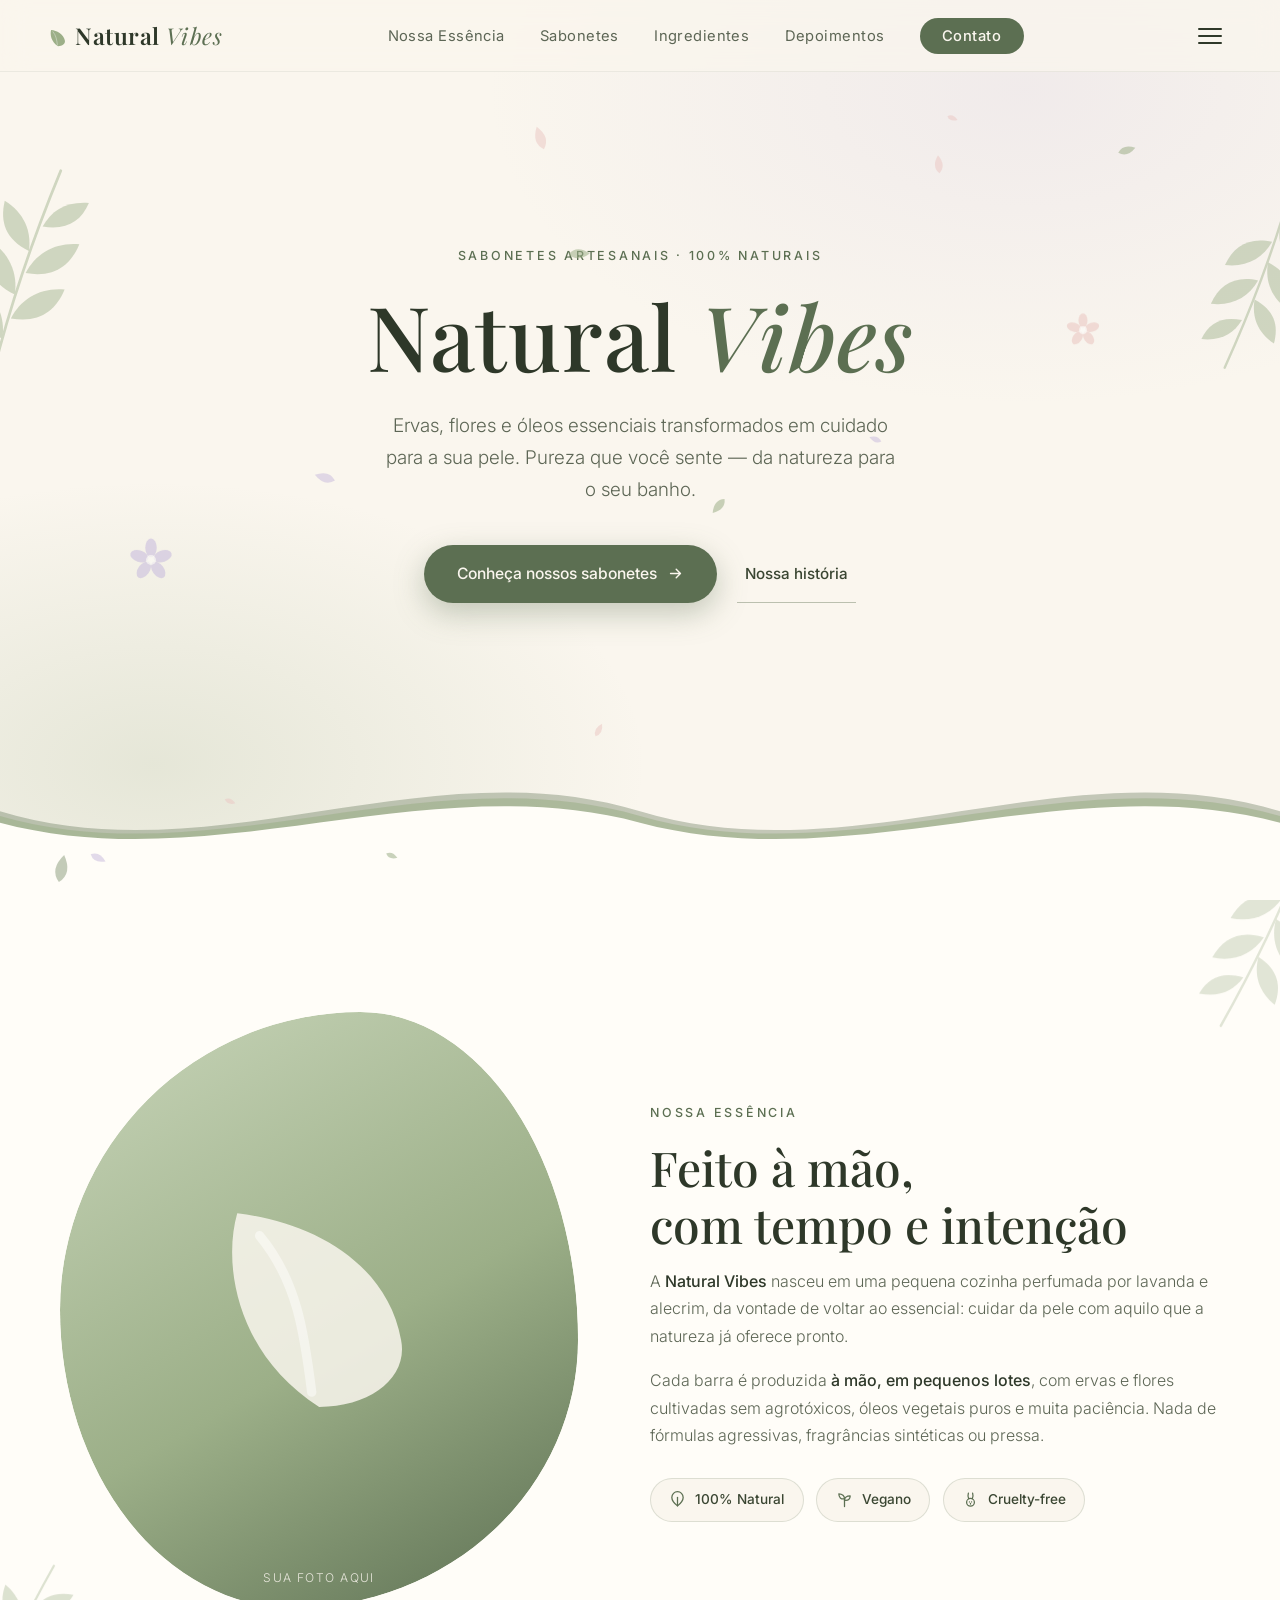
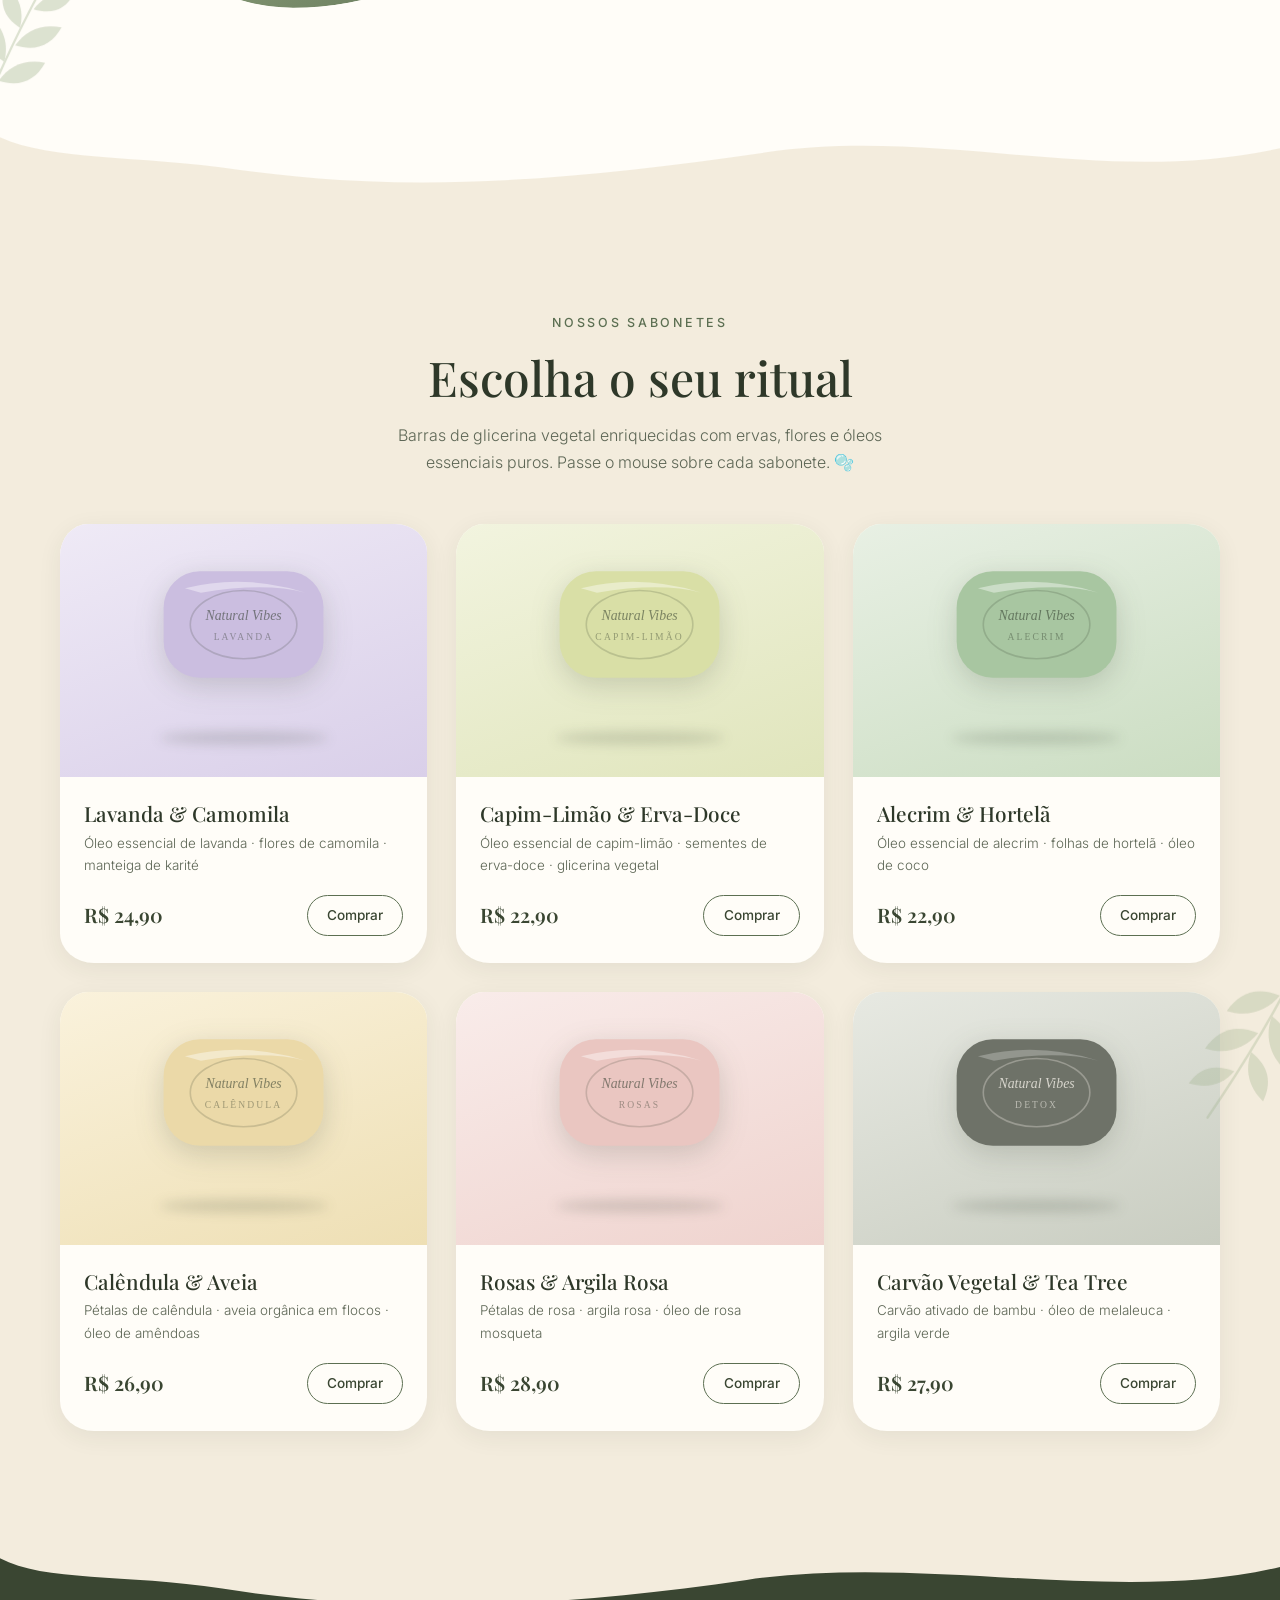
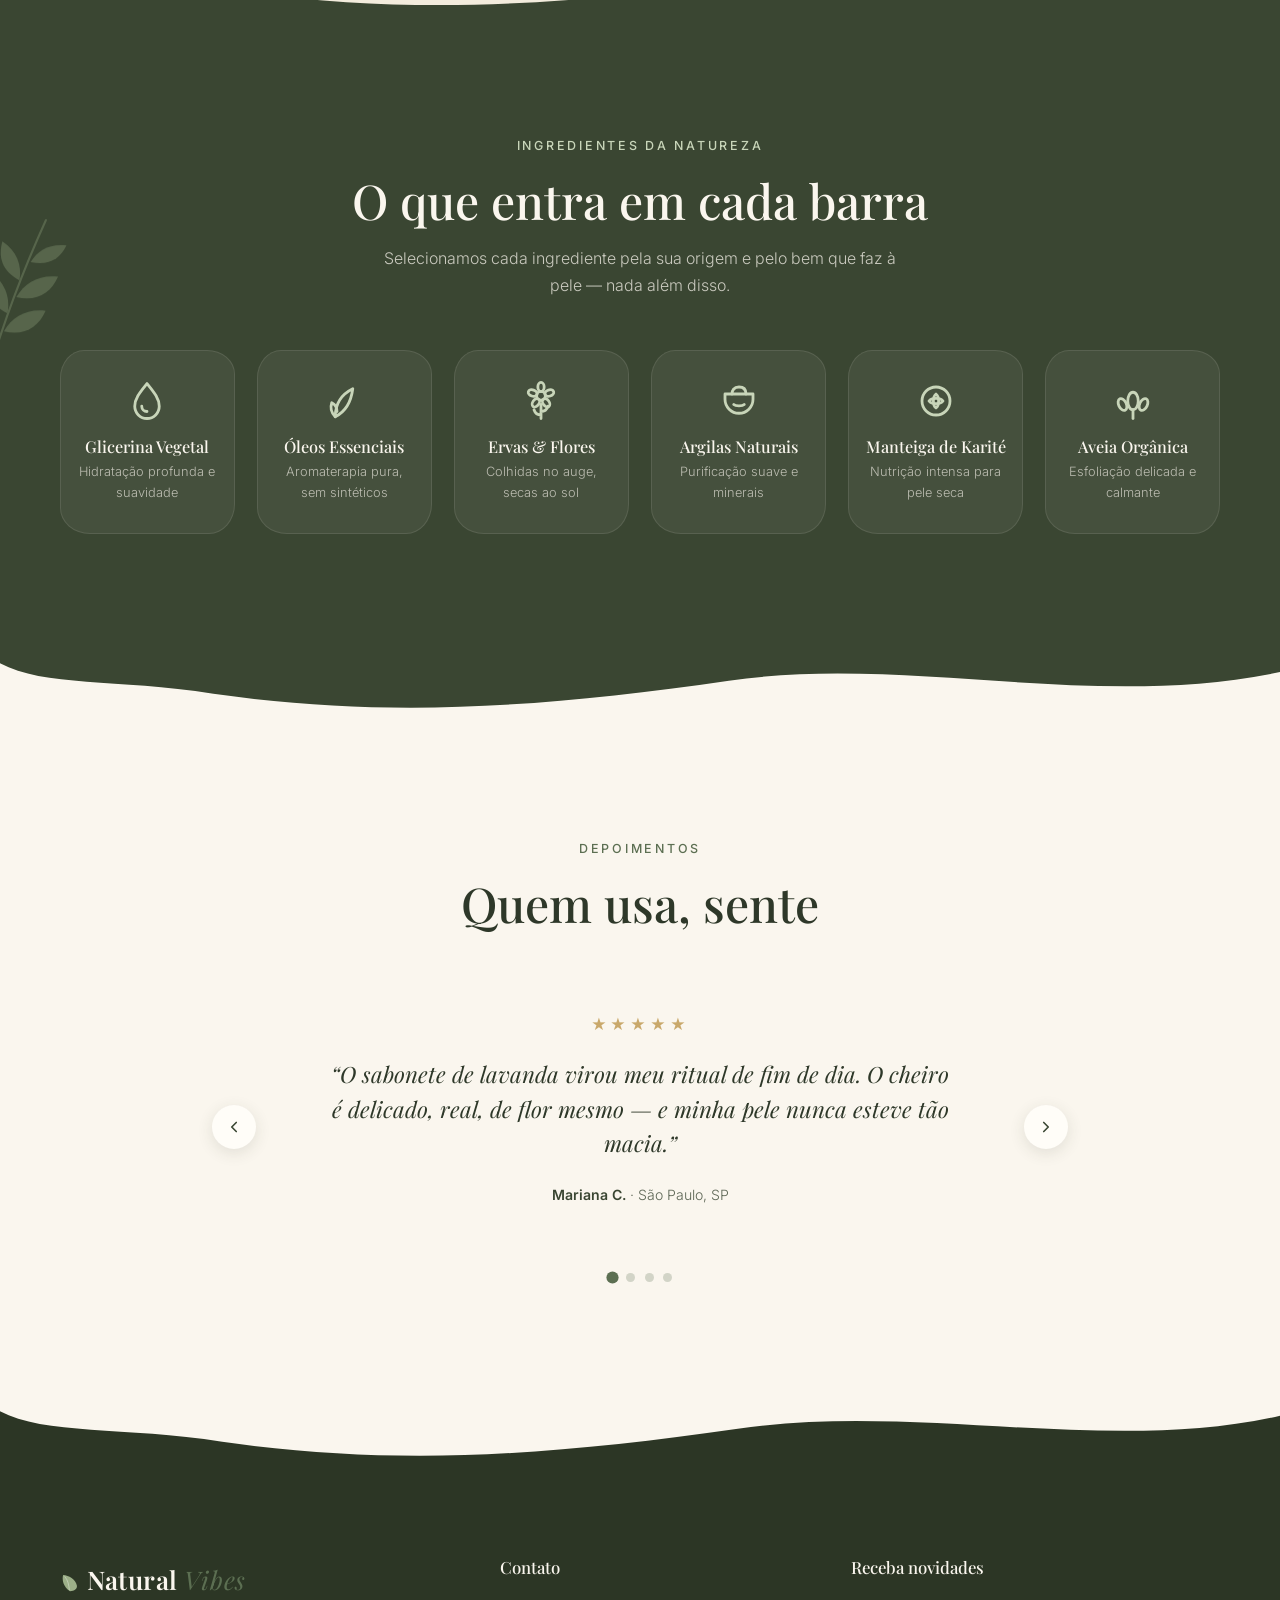
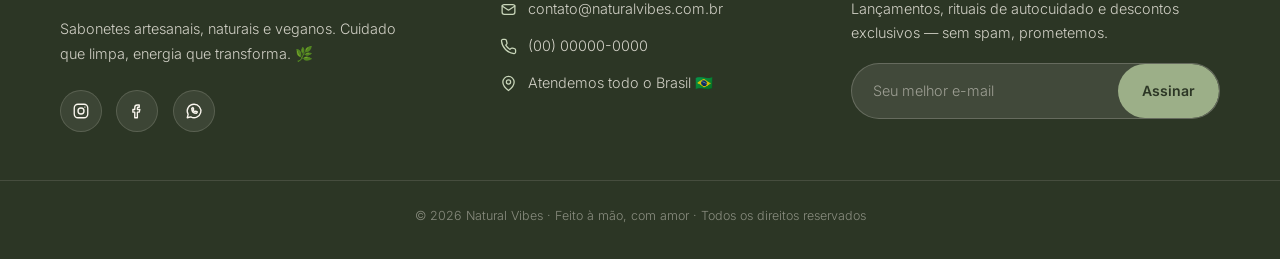
<file: index.html>
<!DOCTYPE html>
<html lang="pt-BR">
<head>
<meta charset="UTF-8">
<meta name="viewport" content="width=device-width, initial-scale=1.0">
<title>Natural Vibes — Sabonetes Artesanais 100% Naturais</title>
<meta name="description" content="Natural Vibes: sabonetes artesanais feitos com ervas, flores e óleos essenciais. 100% natural, vegano e cruelty-free.">

<!-- Tipografia: Playfair Display (títulos) + Inter (textos) -->
<link rel="preconnect" href="https://fonts.googleapis.com">
<link rel="preconnect" href="https://fonts.gstatic.com" crossorigin>
<link href="https://fonts.googleapis.com/css2?family=Playfair+Display:ital,wght@0,400;0,500;0,600;1,400;1,500&family=Inter:wght@300;400;500;600&display=swap" rel="stylesheet">

<style>
/* ═════════════════════════════════════════════════════════════
   NATURAL VIBES — folha de estilos
   Paleta: verde-sálvia, verde-musgo, bege, creme, lavanda, rosa
═════════════════════════════════════════════════════════════ */
:root{
  --creme:        #FAF6EE;
  --creme-claro:  #FFFDF8;
  --bege:         #F3ECDD;
  --salvia:       #9CAF88;
  --salvia-claro: #C8D5B9;
  --musgo:        #5C6F52;
  --musgo-escuro: #3A4632;
  --musgo-noite:  #2C3625;
  --tinta:        #2E3829;   /* cor principal de texto */
  --tinta-suave:  #5d6655;
  --lavanda:      #C5B8DC;
  --rosa:         #EBC9C4;
  --serif: 'Playfair Display', Georgia, serif;
  --sans:  'Inter', system-ui, -apple-system, sans-serif;
  /* raio "orgânico" reutilizado em imagens e cards */
  --blob: 58% 42% 55% 45% / 50% 55% 45% 50%;
  --header-h: 4.5rem;
}

*,*::before,*::after{ box-sizing:border-box; margin:0; padding:0 }

html{
  scroll-behavior:smooth;
  scroll-padding-top:calc(var(--header-h) + 1rem);
}

body{
  font-family:var(--sans);
  font-weight:300;
  color:var(--tinta);
  background:var(--creme);
  line-height:1.7;
  overflow-x:hidden;
  -webkit-font-smoothing:antialiased;
}

img,svg{ display:block; max-width:100% }
a{ color:inherit }
button{ font:inherit; cursor:pointer; border:none; background:none }

h1,h2,h3{ font-family:var(--serif); font-weight:500; line-height:1.18 }

.sr-only{
  position:absolute; width:1px; height:1px; overflow:hidden;
  clip:rect(0 0 0 0); white-space:nowrap;
}

/* Link "pular para o conteúdo" (acessibilidade) */
.skip-link{
  position:fixed; top:-100%; left:1rem; z-index:999;
  background:var(--musgo-escuro); color:var(--creme);
  padding:.6rem 1.2rem; border-radius:99px; transition:top .3s;
}
.skip-link:focus{ top:1rem }

/* ── Cursor personalizado (folha que segue o mouse) ─────────── */
#cursor{
  position:fixed; left:0; top:0; z-index:998;
  pointer-events:none; opacity:0;
  transition:opacity .4s;
  will-change:transform;
}
#cursor.on{ opacity:.85 }
#cursor svg{
  width:20px; height:20px;
  margin:-10px 0 0 -10px;          /* centraliza no ponteiro */
  color:var(--musgo);
  transition:transform .35s cubic-bezier(.34,1.56,.64,1);
}
#cursor.big svg{ transform:scale(1.9) rotate(-30deg); color:var(--salvia) }
@media (pointer:coarse){ #cursor{ display:none } }

/* ── Canvas das pétalas/folhas caindo ───────────────────────── */
#petals{
  position:fixed; inset:0; z-index:50;
  pointer-events:none;
}

/* ── Header fixo translúcido ────────────────────────────────── */
#header{
  position:fixed; top:0; left:0; right:0; z-index:100;
  height:var(--header-h);
  display:flex; align-items:center; justify-content:space-between;
  padding:0 clamp(1.25rem, 4vw, 3rem);
  background:rgba(250,246,238,.72);
  -webkit-backdrop-filter:blur(14px);
  backdrop-filter:blur(14px);
  border-bottom:1px solid rgba(46,56,41,.07);
  transition:box-shadow .4s;
}
#header.scrolled{ box-shadow:0 8px 30px rgba(46,56,41,.08) }

.logo{
  font-family:var(--serif); font-size:1.45rem; font-weight:600;
  text-decoration:none; letter-spacing:.02em;
}
.logo em{ font-style:italic; font-weight:400; color:var(--musgo) }
.logo svg{
  display:inline-block; vertical-align:-3px; margin-right:.45rem;
  width:20px; height:20px; color:var(--salvia);
}

.nav-links{ display:none; list-style:none; gap:2.2rem; align-items:center }
.nav-links a{
  text-decoration:none; font-size:.92rem; font-weight:400;
  color:var(--tinta-suave); letter-spacing:.03em;
  transition:color .3s;
}
.nav-links a:hover{ color:var(--musgo-escuro) }
.nav-links .nav-cta{
  background:var(--musgo); color:var(--creme);
  padding:.55rem 1.4rem; border-radius:99px; font-weight:500;
  transition:background .3s, transform .3s;
}
.nav-links .nav-cta:hover{ background:var(--musgo-escuro); color:var(--creme); transform:translateY(-2px) }

@media (min-width:820px){
  .nav-links{ display:flex }
  #burger{ display:none }
}

/* Hamburger */
#burger{
  display:flex; flex-direction:column; gap:5px;
  padding:.6rem; border-radius:12px;
}
#burger span{
  width:24px; height:2px; background:var(--tinta);
  border-radius:2px; transition:transform .35s, opacity .3s;
}
#burger.open span:nth-child(1){ transform:translateY(7px) rotate(45deg) }
#burger.open span:nth-child(2){ opacity:0 }
#burger.open span:nth-child(3){ transform:translateY(-7px) rotate(-45deg) }

/* Menu mobile em tela cheia */
#mnav{
  position:fixed; inset:0; z-index:90;
  display:flex; flex-direction:column; align-items:center; justify-content:center;
  gap:2.2rem;
  background:rgba(250,246,238,.96);
  -webkit-backdrop-filter:blur(18px);
  backdrop-filter:blur(18px);
  transform:translateX(102%);
  transition:transform .5s cubic-bezier(.65,0,.35,1);
}
#mnav.open{ transform:none }
#mnav a{
  font-family:var(--serif); font-size:1.7rem; text-decoration:none;
  color:var(--tinta);
}
#mnav .nav-cta{
  font-family:var(--sans); font-size:1rem; font-weight:500;
  background:var(--musgo); color:var(--creme);
  padding:.8rem 2rem; border-radius:99px;
}

/* ── Seções: base ───────────────────────────────────────────── */
section{ position:relative }
.wrap{
  width:min(1160px, 100% - 2.5rem);
  margin-inline:auto;
}
.sec-pad{ padding:clamp(4rem, 9vw, 7rem) 0 }

.eyebrow{
  display:inline-block;
  font-size:.78rem; font-weight:500; letter-spacing:.22em;
  text-transform:uppercase; color:var(--musgo);
  margin-bottom:1rem;
}
.sec-title{
  font-size:clamp(1.9rem, 4.4vw, 3rem);
  margin-bottom:1rem;
}
.sec-sub{
  max-width:34rem; color:var(--tinta-suave);
}
.center{ text-align:center }
.center .sec-sub{ margin-inline:auto }

/* Divisor de onda entre seções (transição orgânica) */
.divider{ line-height:0 }
.divider svg{
  width:100%; height:clamp(38px, 6vw, 76px);
  display:block;
}

/* ── Animações de entrada (scroll reveal) ───────────────────── */
.js .reveal{
  opacity:0; transform:translateY(30px);
  transition:opacity .85s ease, transform .85s cubic-bezier(.22,1,.36,1);
  transition-delay:var(--rd, 0s);
}
.js .reveal.in{ opacity:1; transform:none }

/* Revelação orgânica (clip-path ondulado) para imagens grandes */
.js .reveal-clip{
  opacity:0;
  clip-path:inset(12% 12% 12% 12% round 50% 45% 55% 48% / 48% 55% 45% 52%);
  transition:opacity .9s ease, clip-path 1.2s cubic-bezier(.22,1,.36,1);
}
.js .reveal-clip.in{
  opacity:1;
  clip-path:inset(0 0 0 0 round var(--blob));
}

/* Elementos decorativos com parallax */
.pl{
  position:absolute; pointer-events:none; z-index:1;
  will-change:transform;
}
.deco{ color:var(--salvia); opacity:.45 }

/* ═════════════════════════ HERO ═════════════════════════════ */
#hero{
  min-height:100svh;
  display:grid; place-items:center;
  text-align:center;
  padding:calc(var(--header-h) + 3rem) 1.25rem 11rem;
  background:
    radial-gradient(60% 50% at 80% 10%, rgba(197,184,220,.18), transparent 70%),
    radial-gradient(55% 45% at 12% 85%, rgba(156,175,136,.22), transparent 70%),
    var(--creme);
  overflow:hidden;
}
.hero-inner{ position:relative; z-index:5; max-width:46rem }
.hero-inner h1{
  font-size:clamp(3rem, 9.5vw, 5.6rem);
  font-weight:500; letter-spacing:.01em;
}
.hero-inner h1 em{ font-style:italic; color:var(--musgo) }
.hero-slogan{
  margin:1.4rem auto 2.4rem; max-width:32rem;
  font-size:clamp(1rem, 2.4vw, 1.18rem);
  color:var(--tinta-suave);
}

.btn{
  display:inline-flex; align-items:center; gap:.6rem;
  background:var(--musgo); color:var(--creme);
  font-weight:500; font-size:.98rem; text-decoration:none;
  padding:1rem 2.1rem; border-radius:99px;
  box-shadow:0 10px 30px rgba(92,111,82,.35);
  transition:transform .35s cubic-bezier(.34,1.56,.64,1), background .3s, box-shadow .35s;
}
.btn:hover{
  background:var(--musgo-escuro);
  transform:translateY(-4px);
  box-shadow:0 16px 38px rgba(92,111,82,.4);
}
.btn svg{ width:17px; height:17px; transition:transform .35s }
.btn:hover svg{ transform:translateX(4px) }

.btn-ghost{
  display:inline-flex; align-items:center;
  margin-left:1rem; padding:1rem .5rem;
  font-weight:500; font-size:.95rem;
  color:var(--musgo-escuro); text-decoration:none;
  border-bottom:1px solid rgba(92,111,82,.4);
  transition:border-color .3s;
}
.btn-ghost:hover{ border-color:var(--musgo-escuro) }

/* Ondas de água animadas no rodapé do hero */
.hero-waves{
  position:absolute; left:0; right:0; bottom:-2px;
  height:170px; overflow:hidden; z-index:4;
}
.wave{
  position:absolute; bottom:0; left:0;
  width:200%; max-width:none; height:100%;
  will-change:transform;
  animation:wave-move linear infinite;
}
.w3{ animation-duration:19s; opacity:.35; height:115% }
.w2{ animation-duration:13s; animation-delay:-4s; opacity:.55; height:108% }
.w1{ animation-duration:9s;  animation-delay:-2s; height:100% }
@keyframes wave-move{ to{ transform:translateX(-50%) } }

/* ═══════════════════ NOSSA ESSÊNCIA ═════════════════════════ */
#essencia{ background:var(--creme-claro) }
.ess-grid{
  display:grid; gap:3rem; align-items:center;
}
@media (min-width:880px){
  .ess-grid{ grid-template-columns:1fr 1.1fr; gap:4.5rem }
}

/* ✏️ SUBSTITUIR: troque o conteúdo de .ess-img por uma foto real, ex.:
   <img src="fotos/marca.jpg" alt="Sabonetes Natural Vibes sobre madeira"
        style="width:100%;height:100%;object-fit:cover">              */
.ess-img{
  position:relative; aspect-ratio:4/4.6;
  border-radius:var(--blob);
  background:linear-gradient(150deg, var(--salvia-claro), var(--salvia) 55%, var(--musgo));
  display:grid; place-items:center;
  overflow:hidden;
}
.ess-img svg{ width:46%; color:rgba(250,246,238,.85) }
.ess-img figcaption{
  position:absolute; bottom:1.2rem;
  font-size:.75rem; letter-spacing:.12em; text-transform:uppercase;
  color:rgba(250,246,238,.85);
}

.ess-text p{ margin-bottom:1.1rem; color:var(--tinta-suave) }
.ess-text strong{ font-weight:500; color:var(--tinta) }

.values{
  display:flex; flex-wrap:wrap; gap:.8rem; margin-top:1.8rem;
  list-style:none;
}
.values li{
  display:inline-flex; align-items:center; gap:.55rem;
  background:var(--creme);
  border:1px solid rgba(92,111,82,.18);
  padding:.6rem 1.15rem; border-radius:99px;
  font-size:.85rem; font-weight:500; color:var(--musgo-escuro);
}
.values svg{ width:17px; height:17px; color:var(--musgo) }

/* ═══════════════════ PRODUTOS ═══════════════════════════════ */
#produtos{ background:var(--bege) }

.prod-grid{
  display:grid; gap:1.8rem; margin-top:3rem;
  grid-template-columns:1fr;
}
@media (min-width:620px){ .prod-grid{ grid-template-columns:repeat(2,1fr) } }
@media (min-width:980px){ .prod-grid{ grid-template-columns:repeat(3,1fr) } }

.product-card{
  background:var(--creme-claro);
  border-radius:28px 32px 30px 34px / 32px 28px 34px 30px;  /* cantos orgânicos */
  overflow:hidden;
  box-shadow:0 6px 24px rgba(46,56,41,.07);
  transition:transform .45s cubic-bezier(.22,1,.36,1), box-shadow .45s;
}
.product-card:hover{
  transform:translateY(-8px);
  box-shadow:0 22px 48px rgba(46,56,41,.14);
}

.product-img{
  position:relative; aspect-ratio:16/11;
  display:grid; place-items:center;
  background:linear-gradient(160deg, var(--bg1), var(--bg2));
  overflow:hidden;
}

/* Sabonete (placeholder SVG) — flutua no hover */
.soap{
  width:58%; position:relative; z-index:2;
  filter:drop-shadow(0 8px 14px rgba(46,56,41,.18));
  transition:transform .55s cubic-bezier(.34,1.56,.64,1);
}
.product-card:hover .soap,
.product-card:focus-within .soap{
  animation:soap-float 2.8s ease-in-out infinite;
}
@keyframes soap-float{
  0%,100%{ transform:translateY(-10px) rotate(-2deg) }
  50%    { transform:translateY(-20px) rotate(2deg) }
}

/* sombra elíptica sob o sabonete */
.soap-shadow{
  position:absolute; bottom:13%; left:50%; z-index:1;
  width:46%; height:12px; border-radius:50%;
  background:rgba(46,56,41,.18); filter:blur(6px);
  transform:translateX(-50%);
  transition:transform .55s, opacity .55s;
}
.product-card:hover .soap-shadow{
  transform:translateX(-50%) scaleX(.78); opacity:.55;
}

/* Bolhas de sabão que sobem no hover */
.bubbles span{
  position:absolute; bottom:20%; z-index:3;
  width:var(--bs,12px); height:var(--bs,12px);
  border-radius:50%; opacity:0; pointer-events:none;
  background:radial-gradient(circle at 32% 30%, rgba(255,255,255,.95), rgba(255,255,255,.18) 62%, rgba(255,255,255,0));
  border:1px solid rgba(255,255,255,.6);
}
.bubbles span:nth-child(1){ left:20%; --bs:10px; --bd:2.2s; --bx:14px;  --bdel:0s   }
.bubbles span:nth-child(2){ left:34%; --bs:15px; --bd:2.7s; --bx:-12px; --bdel:.5s  }
.bubbles span:nth-child(3){ left:50%; --bs:8px;  --bd:2.1s; --bx:10px;  --bdel:.9s  }
.bubbles span:nth-child(4){ left:64%; --bs:13px; --bd:2.5s; --bx:-15px; --bdel:.25s }
.bubbles span:nth-child(5){ left:78%; --bs:9px;  --bd:2.3s; --bx:12px;  --bdel:.7s  }
.bubbles span:nth-child(6){ left:44%; --bs:18px; --bd:3s;   --bx:18px;  --bdel:1.2s }
.product-card:hover .bubbles span,
.product-card:focus-within .bubbles span{
  animation:bubble-rise var(--bd,2.4s) linear var(--bdel,0s) infinite;
}
@keyframes bubble-rise{
  0%  { transform:translate(0,0) scale(.4); opacity:0 }
  12% { opacity:.95 }
  75% { opacity:.8 }
  100%{ transform:translate(var(--bx,10px),-130px) scale(1.15); opacity:0 }
}

.product-info{ padding:1.5rem 1.5rem 1.7rem }
.product-info h3{ font-size:1.3rem; margin-bottom:.4rem }
.product-ing{
  font-size:.84rem; color:var(--tinta-suave);
  min-height:2.6em; margin-bottom:1.1rem;
}
.product-bottom{
  display:flex; align-items:center; justify-content:space-between;
}
.price{
  font-family:var(--serif); font-size:1.25rem; font-weight:600;
  color:var(--musgo-escuro);
}
.btn-mini{
  font-size:.85rem; font-weight:500; text-decoration:none;
  background:transparent; color:var(--musgo-escuro);
  border:1.5px solid var(--musgo);
  padding:.5rem 1.2rem; border-radius:99px;
  transition:background .3s, color .3s, transform .3s;
}
.btn-mini:hover{
  background:var(--musgo); color:var(--creme);
  transform:translateY(-2px);
}

/* ═══════════════ INGREDIENTES DA NATUREZA ═══════════════════ */
#ingredientes{ background:var(--musgo-escuro); color:var(--creme) }
#ingredientes .eyebrow{ color:var(--salvia-claro) }
#ingredientes .sec-sub{ color:rgba(250,246,238,.75) }

.ing-grid{
  display:grid; gap:1.4rem; margin-top:3.2rem;
  grid-template-columns:repeat(2,1fr);
}
@media (min-width:700px) { .ing-grid{ grid-template-columns:repeat(3,1fr) } }
@media (min-width:1080px){ .ing-grid{ grid-template-columns:repeat(6,1fr) } }

.ing-item{
  text-align:center; padding:1.8rem 1rem;
  background:rgba(250,246,238,.06);
  border:1px solid rgba(250,246,238,.1);
  border-radius:24px 28px 26px 30px / 28px 24px 30px 26px;
  transition:background .4s, transform .4s;
}
.ing-item:hover{ background:rgba(250,246,238,.12); transform:translateY(-6px) }
.ing-item svg{
  width:42px; height:42px; margin:0 auto .9rem;
  color:var(--salvia-claro);
}
.ing-item h3{ font-size:1.02rem; margin-bottom:.3rem }
.ing-item p{ font-size:.8rem; color:rgba(250,246,238,.65) }

/* ═══════════════════ DEPOIMENTOS ════════════════════════════ */
#depoimentos{ background:var(--creme) }

.carousel{
  position:relative; max-width:46rem; margin:2.5rem auto 0;
}
.car-viewport{ overflow:hidden; border-radius:24px }
.car-track{
  display:flex;
  transition:transform .65s cubic-bezier(.22,1,.36,1);
}
.testimonial{
  flex:0 0 100%; min-width:100%;
  text-align:center; padding:2.5rem clamp(1.2rem,5vw,3.5rem);
}
.stars{ color:#C9A86A; letter-spacing:.25em; margin-bottom:1.2rem; font-size:.95rem }
.testimonial blockquote{
  font-family:var(--serif); font-style:italic;
  font-size:clamp(1.1rem, 2.6vw, 1.4rem); line-height:1.55;
  color:var(--tinta);
}
.testimonial figcaption{
  margin-top:1.4rem; font-size:.88rem; color:var(--tinta-suave);
}
.testimonial figcaption strong{ font-weight:600; color:var(--musgo-escuro) }

.car-btn{
  position:absolute; top:50%; transform:translateY(-50%); z-index:5;
  width:44px; height:44px; border-radius:50%;
  display:grid; place-items:center;
  background:var(--creme-claro); color:var(--musgo-escuro);
  box-shadow:0 4px 16px rgba(46,56,41,.12);
  transition:background .3s, transform .3s;
}
.car-btn:hover{ background:var(--salvia-claro); transform:translateY(-50%) scale(1.08) }
.car-btn svg{ width:18px; height:18px }
.car-prev{ left:-8px }
.car-next{ right:-8px }
@media (min-width:900px){ .car-prev{ left:-60px } .car-next{ right:-60px } }

.car-dots{
  display:flex; justify-content:center; gap:.6rem; margin-top:1.6rem;
}
.car-dots button{
  width:9px; height:9px; border-radius:50%;
  background:rgba(92,111,82,.25);
  transition:background .3s, transform .3s;
}
.car-dots button.on{ background:var(--musgo); transform:scale(1.35) }

/* ═══════════════════ FOOTER ═════════════════════════════════ */
footer{ background:var(--musgo-noite); color:rgba(250,246,238,.8) }
.foot-grid{
  display:grid; gap:2.6rem;
  padding:clamp(3.5rem,7vw,5.5rem) 0 3rem;
}
@media (min-width:820px){
  .foot-grid{ grid-template-columns:1.3fr 1fr 1.2fr; gap:3.5rem }
}
.foot-brand .logo{ color:var(--creme); font-size:1.6rem }
.foot-brand p{ margin:1rem 0 1.5rem; font-size:.9rem; max-width:21rem }

.social{ display:flex; gap:.9rem; list-style:none }
.social a{
  display:grid; place-items:center;
  width:42px; height:42px; border-radius:50%;
  background:rgba(250,246,238,.08);
  border:1px solid rgba(250,246,238,.15);
  transition:background .3s, transform .3s;
}
.social a:hover{ background:var(--musgo); transform:translateY(-3px) }
.social svg{ width:18px; height:18px; color:var(--creme) }

footer h3{
  font-size:1.05rem; color:var(--creme); margin-bottom:1.2rem;
}
.foot-contact li{
  list-style:none; display:flex; gap:.7rem; align-items:flex-start;
  font-size:.9rem; margin-bottom:.8rem;
}
.foot-contact svg{ width:17px; height:17px; flex-shrink:0; margin-top:4px; color:var(--salvia-claro) }
.foot-contact a{ color:inherit; text-decoration:none }
.foot-contact a:hover{ color:var(--creme) }

.news-box p{ font-size:.9rem; margin-bottom:1.1rem }
.news-form{
  display:flex; border-radius:99px; overflow:hidden;
  background:rgba(250,246,238,.1);
  border:1px solid rgba(250,246,238,.2);
}
.news-form input{
  flex:1; min-width:0; border:none; background:transparent;
  padding:.9rem 1.3rem; color:var(--creme);
  font:inherit; font-size:.9rem; outline:none;
}
.news-form input::placeholder{ color:rgba(250,246,238,.5) }
.news-form button{
  background:var(--salvia); color:var(--musgo-noite);
  font-weight:600; font-size:.88rem;
  padding:0 1.5rem; border-radius:99px;
  transition:background .3s;
}
.news-form button:hover{ background:var(--salvia-claro) }
.news-ok{ color:var(--salvia-claro); font-size:.95rem }

.foot-bottom{
  border-top:1px solid rgba(250,246,238,.12);
  padding:1.5rem 0 2rem; text-align:center;
  font-size:.78rem; color:rgba(250,246,238,.45);
}

/* ── Acessibilidade: respeita prefers-reduced-motion ────────── */
@media (prefers-reduced-motion: reduce){
  *,*::before,*::after{
    animation-duration:.01ms !important;
    animation-iteration-count:1 !important;
    transition-duration:.01ms !important;
  }
  html{ scroll-behavior:auto }
  .js .reveal,.js .reveal-clip{ opacity:1; transform:none; clip-path:none }
  #petals,#cursor{ display:none }
}
</style>
</head>
<body>

<a class="skip-link" href="#hero">Pular para o conteúdo</a>

<!-- ═══ Símbolos SVG reutilizáveis (folhas, galhos, ícones) ═══ -->
<svg width="0" height="0" style="position:absolute" aria-hidden="true">
  <defs>
    <!-- folha simples -->
    <symbol id="sym-leaf" viewBox="0 0 64 64">
      <path d="M32 58 C10 44 6 20 10 6 C28 8 50 18 54 40 C56 50 46 58 32 58 Z" fill="currentColor"/>
      <path d="M30 54 C28 38 26 24 16 12" stroke="rgba(255,255,255,.45)" stroke-width="2.5" fill="none" stroke-linecap="round"/>
    </symbol>
    <!-- galho com folhas (decoração parallax) -->
    <symbol id="sym-branch" viewBox="0 0 120 240">
      <path d="M62 238 C58 180 56 110 64 6" fill="none" stroke="currentColor" stroke-width="3" stroke-linecap="round"/>
      <path d="M60 200 C30 196 16 178 14 152 C40 158 56 176 60 200 Z" fill="currentColor"/>
      <path d="M58 150 C28 146 14 128 12 102 C38 108 54 126 58 150 Z" fill="currentColor"/>
      <path d="M58 100 C30 96 18 80 16 56 C40 62 54 78 58 100 Z" fill="currentColor"/>
      <path d="M62 176 C92 172 106 154 108 128 C82 134 66 152 62 176 Z" fill="currentColor"/>
      <path d="M62 124 C92 120 106 102 108 76 C82 82 66 100 62 124 Z" fill="currentColor"/>
      <path d="M64 70 C90 66 102 52 104 30 C80 36 68 50 64 70 Z" fill="currentColor"/>
    </symbol>
    <!-- flor de 5 pétalas -->
    <symbol id="sym-flower" viewBox="0 0 64 64">
      <g fill="currentColor">
        <ellipse cx="32" cy="15" rx="8" ry="13"/>
        <ellipse cx="32" cy="15" rx="8" ry="13" transform="rotate(72 32 32)"/>
        <ellipse cx="32" cy="15" rx="8" ry="13" transform="rotate(144 32 32)"/>
        <ellipse cx="32" cy="15" rx="8" ry="13" transform="rotate(216 32 32)"/>
        <ellipse cx="32" cy="15" rx="8" ry="13" transform="rotate(288 32 32)"/>
      </g>
      <circle cx="32" cy="32" r="7" fill="rgba(255,255,255,.7)"/>
    </symbol>
  </defs>
</svg>

<!-- Cursor personalizado (folha) -->
<div id="cursor" aria-hidden="true">
  <svg viewBox="0 0 64 64"><use href="#sym-leaf"/></svg>
</div>

<!-- Canvas: folhas e pétalas caindo -->
<canvas id="petals" aria-hidden="true"></canvas>

<!-- ═══════════════════ HEADER ═══════════════════ -->
<header id="header">
  <a class="logo" href="#hero" aria-label="Natural Vibes — início">
    <svg viewBox="0 0 64 64" aria-hidden="true"><use href="#sym-leaf"/></svg>Natural <em>Vibes</em>
  </a>
  <nav aria-label="Navegação principal">
    <ul class="nav-links">
      <li><a href="#essencia">Nossa Essência</a></li>
      <li><a href="#produtos">Sabonetes</a></li>
      <li><a href="#ingredientes">Ingredientes</a></li>
      <li><a href="#depoimentos">Depoimentos</a></li>
      <li><a href="#contato" class="nav-cta">Contato</a></li>
    </ul>
  </nav>
  <button id="burger" aria-label="Abrir menu" aria-expanded="false" aria-controls="mnav">
    <span></span><span></span><span></span>
  </button>
</header>

<!-- Menu mobile -->
<nav id="mnav" aria-label="Menu mobile">
  <a href="#essencia">Nossa Essência</a>
  <a href="#produtos">Sabonetes</a>
  <a href="#ingredientes">Ingredientes</a>
  <a href="#depoimentos">Depoimentos</a>
  <a href="#contato" class="nav-cta">Contato</a>
</nav>

<main>

<!-- ═══════════════════ HERO ═══════════════════ -->
<section id="hero">

  <!-- decorações vegetais com parallax -->
  <div class="pl" data-speed="0.22" style="top:12%; left:-30px">
    <svg class="deco" width="110" height="220" style="transform:rotate(18deg)"><use href="#sym-branch"/></svg>
  </div>
  <div class="pl" data-speed="0.14" style="top:18%; right:-26px">
    <svg class="deco" width="95" height="190" style="transform:rotate(-160deg)"><use href="#sym-branch"/></svg>
  </div>
  <div class="pl" data-speed="0.3" style="bottom:30%; left:10%">
    <svg class="deco" width="46" height="46" style="color:#C5B8DC; opacity:.55"><use href="#sym-flower"/></svg>
  </div>
  <div class="pl" data-speed="0.26" style="top:30%; right:14%">
    <svg class="deco" width="36" height="36" style="color:#EBC9C4; opacity:.6"><use href="#sym-flower"/></svg>
  </div>

  <div class="hero-inner">
    <span class="eyebrow reveal">Sabonetes artesanais · 100% naturais</span>
    <!-- ✏️ SUBSTITUIR: nome e slogan da marca -->
    <h1 class="reveal" style="--rd:.1s">Natural <em>Vibes</em></h1>
    <p class="hero-slogan reveal" style="--rd:.22s">
      Ervas, flores e óleos essenciais transformados em cuidado para a sua pele.
      Pureza que você sente — da natureza para o seu banho.
    </p>
    <div class="reveal" style="--rd:.34s">
      <a class="btn" href="#produtos">
        Conheça nossos sabonetes
        <svg viewBox="0 0 24 24" fill="none" stroke="currentColor" stroke-width="2" stroke-linecap="round" stroke-linejoin="round" aria-hidden="true"><path d="M5 12h14M13 6l6 6-6 6"/></svg>
      </a>
      <a class="btn-ghost" href="#essencia">Nossa história</a>
    </div>
  </div>

  <!-- Ondas de água em movimento contínuo -->
  <div class="hero-waves" aria-hidden="true">
    <svg class="wave w3" viewBox="0 0 2880 120" preserveAspectRatio="none">
      <path fill="#5C6F52" d="M0,64 C240,104 480,24 720,64 C960,104 1200,24 1440,64 C1680,104 1920,24 2160,64 C2400,104 2640,24 2880,64 L2880,120 L0,120 Z"/>
    </svg>
    <svg class="wave w2" viewBox="0 0 2880 120" preserveAspectRatio="none">
      <path fill="#9CAF88" d="M0,64 C240,104 480,24 720,64 C960,104 1200,24 1440,64 C1680,104 1920,24 2160,64 C2400,104 2640,24 2880,64 L2880,120 L0,120 Z"/>
    </svg>
    <svg class="wave w1" viewBox="0 0 2880 120" preserveAspectRatio="none">
      <path fill="#FFFDF8" d="M0,64 C240,104 480,24 720,64 C960,104 1200,24 1440,64 C1680,104 1920,24 2160,64 C2400,104 2640,24 2880,64 L2880,120 L0,120 Z"/>
    </svg>
  </div>
</section>

<!-- ═══════════════════ NOSSA ESSÊNCIA ═══════════════════ -->
<section id="essencia" class="sec-pad">
  <div class="pl" data-speed="0.18" style="top:6%; right:-34px">
    <svg class="deco" width="100" height="200" style="transform:rotate(-155deg); opacity:.3"><use href="#sym-branch"/></svg>
  </div>

  <div class="wrap ess-grid">
    <figure class="ess-img reveal-clip">
      <!-- ✏️ SUBSTITUIR: coloque aqui a foto da marca / produção artesanal -->
      <svg viewBox="0 0 64 64" aria-hidden="true"><use href="#sym-leaf"/></svg>
      <figcaption>sua foto aqui</figcaption>
    </figure>

    <div class="ess-text">
      <span class="eyebrow reveal">Nossa Essência</span>
      <h2 class="sec-title reveal" style="--rd:.08s">Feito à mão,<br>com tempo e intenção</h2>
      <!-- ✏️ SUBSTITUIR: história real da marca -->
      <p class="reveal" style="--rd:.16s">
        A <strong>Natural Vibes</strong> nasceu em uma pequena cozinha perfumada por lavanda e
        alecrim, da vontade de voltar ao essencial: cuidar da pele com aquilo que a natureza
        já oferece pronto.
      </p>
      <p class="reveal" style="--rd:.24s">
        Cada barra é produzida <strong>à mão, em pequenos lotes</strong>, com ervas e flores
        cultivadas sem agrotóxicos, óleos vegetais puros e muita paciência. Nada de fórmulas
        agressivas, fragrâncias sintéticas ou pressa.
      </p>
      <ul class="values reveal" style="--rd:.32s">
        <li>
          <svg viewBox="0 0 24 24" fill="none" stroke="currentColor" stroke-width="1.8" stroke-linecap="round" stroke-linejoin="round" aria-hidden="true"><path d="M12 21C7 17 4 13 4 9a8 8 0 0 1 16 0c0 4-3 8-8 12Z"/><path d="M12 21V9"/></svg>
          100% Natural
        </li>
        <li>
          <svg viewBox="0 0 24 24" fill="none" stroke="currentColor" stroke-width="1.8" stroke-linecap="round" stroke-linejoin="round" aria-hidden="true"><path d="M12 22V11"/><path d="M12 11C12 7 9 4 4 4c0 5 3 8 8 7Z"/><path d="M12 13c0-3 2.5-6 8-6 0 4-2.5 7-8 6Z"/></svg>
          Vegano
        </li>
        <li>
          <svg viewBox="0 0 24 24" fill="none" stroke="currentColor" stroke-width="1.8" stroke-linecap="round" stroke-linejoin="round" aria-hidden="true"><path d="M9 3C8 6.5 8.2 9 9.5 11"/><path d="M15 3c1 3.5.8 6-.5 8"/><circle cx="12" cy="16" r="5.5"/><path d="M10.5 15.5h.01M13.5 15.5h.01"/><path d="M12 17.5v1"/></svg>
          Cruelty-free
        </li>
      </ul>
    </div>
  </div>
</section>

<!-- ═══════════════════ PRODUTOS ═══════════════════ -->
<div class="divider" style="color:#FFFDF8; background:var(--bege)" aria-hidden="true">
  <svg viewBox="0 0 1440 70" preserveAspectRatio="none"><path fill="currentColor" d="M0,0 L1440,0 L1440,26 C1240,62 1060,6 860,30 C640,56 460,68 270,46 C150,32 60,38 0,16 Z"/></svg>
</div>

<section id="produtos" class="sec-pad">
  <div class="pl" data-speed="0.2" style="top:4%; left:-30px">
    <svg class="deco" width="90" height="180" style="transform:rotate(25deg); opacity:.35"><use href="#sym-branch"/></svg>
  </div>
  <div class="pl" data-speed="0.12" style="bottom:8%; right:-28px">
    <svg class="deco" width="100" height="200" style="transform:rotate(-150deg); opacity:.3"><use href="#sym-branch"/></svg>
  </div>

  <div class="wrap">
    <div class="center">
      <span class="eyebrow reveal">Nossos Sabonetes</span>
      <h2 class="sec-title reveal" style="--rd:.08s">Escolha o seu ritual</h2>
      <p class="sec-sub reveal" style="--rd:.16s">
        Barras de glicerina vegetal enriquecidas com ervas, flores e óleos essenciais puros.
        Passe o mouse sobre cada sabonete. 🫧
      </p>
    </div>

    <div class="prod-grid">

      <!-- ═══ CARD DE PRODUTO — duplique este bloco para adicionar produtos ═══
           ✏️ SUBSTITUIR: dentro de .product-img, troque o SVG + sombra por:
           <img src="fotos/sabonete-lavanda.jpg" alt="Sabonete Lavanda e Camomila"
                style="width:100%;height:100%;object-fit:cover">                  -->
      <article class="product-card reveal" style="--bg1:#EFEAF6; --bg2:#D9CFE9">
        <div class="product-img">
          <svg class="soap" viewBox="0 0 200 140" aria-hidden="true">
            <rect x="25" y="20" rx="34" ry="34" width="150" height="100" fill="#CBBEE0"/>
            <path d="M45 36 Q100 22 158 40 Q120 30 60 40 Z" fill="rgba(255,255,255,.4)"/>
            <ellipse cx="100" cy="70" rx="50" ry="32" fill="none" stroke="rgba(46,56,41,.18)" stroke-width="1.5"/>
            <text x="100" y="66" text-anchor="middle" font-family="Georgia,serif" font-size="13" fill="rgba(46,56,41,.55)" font-style="italic">Natural Vibes</text>
            <text x="100" y="84" text-anchor="middle" font-family="Georgia,serif" font-size="9" fill="rgba(46,56,41,.4)" letter-spacing="2">LAVANDA</text>
          </svg>
          <div class="soap-shadow"></div>
          <div class="bubbles" aria-hidden="true"><span></span><span></span><span></span><span></span><span></span><span></span></div>
        </div>
        <div class="product-info">
          <h3>Lavanda &amp; Camomila</h3>
          <p class="product-ing">Óleo essencial de lavanda · flores de camomila · manteiga de karité</p>
          <div class="product-bottom">
            <span class="price">R$ 24,90</span>
            <a class="btn-mini" href="#contato">Comprar</a>
          </div>
        </div>
      </article>

      <article class="product-card reveal" style="--rd:.1s; --bg1:#F2F4DF; --bg2:#E0E5BC">
        <div class="product-img">
          <svg class="soap" viewBox="0 0 200 140" aria-hidden="true">
            <rect x="25" y="20" rx="34" ry="34" width="150" height="100" fill="#D9DFA6"/>
            <path d="M45 36 Q100 22 158 40 Q120 30 60 40 Z" fill="rgba(255,255,255,.4)"/>
            <ellipse cx="100" cy="70" rx="50" ry="32" fill="none" stroke="rgba(46,56,41,.18)" stroke-width="1.5"/>
            <text x="100" y="66" text-anchor="middle" font-family="Georgia,serif" font-size="13" fill="rgba(46,56,41,.55)" font-style="italic">Natural Vibes</text>
            <text x="100" y="84" text-anchor="middle" font-family="Georgia,serif" font-size="9" fill="rgba(46,56,41,.4)" letter-spacing="2">CAPIM-LIMÃO</text>
          </svg>
          <div class="soap-shadow"></div>
          <div class="bubbles" aria-hidden="true"><span></span><span></span><span></span><span></span><span></span><span></span></div>
        </div>
        <div class="product-info">
          <h3>Capim-Limão &amp; Erva-Doce</h3>
          <p class="product-ing">Óleo essencial de capim-limão · sementes de erva-doce · glicerina vegetal</p>
          <div class="product-bottom">
            <span class="price">R$ 22,90</span>
            <a class="btn-mini" href="#contato">Comprar</a>
          </div>
        </div>
      </article>

      <article class="product-card reveal" style="--rd:.2s; --bg1:#E8F0E4; --bg2:#CBDDC2">
        <div class="product-img">
          <svg class="soap" viewBox="0 0 200 140" aria-hidden="true">
            <rect x="25" y="20" rx="34" ry="34" width="150" height="100" fill="#A8C6A1"/>
            <path d="M45 36 Q100 22 158 40 Q120 30 60 40 Z" fill="rgba(255,255,255,.4)"/>
            <ellipse cx="100" cy="70" rx="50" ry="32" fill="none" stroke="rgba(46,56,41,.18)" stroke-width="1.5"/>
            <text x="100" y="66" text-anchor="middle" font-family="Georgia,serif" font-size="13" fill="rgba(46,56,41,.55)" font-style="italic">Natural Vibes</text>
            <text x="100" y="84" text-anchor="middle" font-family="Georgia,serif" font-size="9" fill="rgba(46,56,41,.4)" letter-spacing="2">ALECRIM</text>
          </svg>
          <div class="soap-shadow"></div>
          <div class="bubbles" aria-hidden="true"><span></span><span></span><span></span><span></span><span></span><span></span></div>
        </div>
        <div class="product-info">
          <h3>Alecrim &amp; Hortelã</h3>
          <p class="product-ing">Óleo essencial de alecrim · folhas de hortelã · óleo de coco</p>
          <div class="product-bottom">
            <span class="price">R$ 22,90</span>
            <a class="btn-mini" href="#contato">Comprar</a>
          </div>
        </div>
      </article>

      <article class="product-card reveal" style="--bg1:#FAF2DC; --bg2:#EEDFB4">
        <div class="product-img">
          <svg class="soap" viewBox="0 0 200 140" aria-hidden="true">
            <rect x="25" y="20" rx="34" ry="34" width="150" height="100" fill="#EBD9A8"/>
            <path d="M45 36 Q100 22 158 40 Q120 30 60 40 Z" fill="rgba(255,255,255,.4)"/>
            <ellipse cx="100" cy="70" rx="50" ry="32" fill="none" stroke="rgba(46,56,41,.18)" stroke-width="1.5"/>
            <text x="100" y="66" text-anchor="middle" font-family="Georgia,serif" font-size="13" fill="rgba(46,56,41,.55)" font-style="italic">Natural Vibes</text>
            <text x="100" y="84" text-anchor="middle" font-family="Georgia,serif" font-size="9" fill="rgba(46,56,41,.4)" letter-spacing="2">CALÊNDULA</text>
          </svg>
          <div class="soap-shadow"></div>
          <div class="bubbles" aria-hidden="true"><span></span><span></span><span></span><span></span><span></span><span></span></div>
        </div>
        <div class="product-info">
          <h3>Calêndula &amp; Aveia</h3>
          <p class="product-ing">Pétalas de calêndula · aveia orgânica em flocos · óleo de amêndoas</p>
          <div class="product-bottom">
            <span class="price">R$ 26,90</span>
            <a class="btn-mini" href="#contato">Comprar</a>
          </div>
        </div>
      </article>

      <article class="product-card reveal" style="--rd:.1s; --bg1:#F9ECEA; --bg2:#EFD3CE">
        <div class="product-img">
          <svg class="soap" viewBox="0 0 200 140" aria-hidden="true">
            <rect x="25" y="20" rx="34" ry="34" width="150" height="100" fill="#EAC6C1"/>
            <path d="M45 36 Q100 22 158 40 Q120 30 60 40 Z" fill="rgba(255,255,255,.4)"/>
            <ellipse cx="100" cy="70" rx="50" ry="32" fill="none" stroke="rgba(46,56,41,.18)" stroke-width="1.5"/>
            <text x="100" y="66" text-anchor="middle" font-family="Georgia,serif" font-size="13" fill="rgba(46,56,41,.55)" font-style="italic">Natural Vibes</text>
            <text x="100" y="84" text-anchor="middle" font-family="Georgia,serif" font-size="9" fill="rgba(46,56,41,.4)" letter-spacing="2">ROSAS</text>
          </svg>
          <div class="soap-shadow"></div>
          <div class="bubbles" aria-hidden="true"><span></span><span></span><span></span><span></span><span></span><span></span></div>
        </div>
        <div class="product-info">
          <h3>Rosas &amp; Argila Rosa</h3>
          <p class="product-ing">Pétalas de rosa · argila rosa · óleo de rosa mosqueta</p>
          <div class="product-bottom">
            <span class="price">R$ 28,90</span>
            <a class="btn-mini" href="#contato">Comprar</a>
          </div>
        </div>
      </article>

      <article class="product-card reveal" style="--rd:.2s; --bg1:#E7E9E2; --bg2:#C9CDC1">
        <div class="product-img">
          <svg class="soap" viewBox="0 0 200 140" aria-hidden="true">
            <rect x="25" y="20" rx="34" ry="34" width="150" height="100" fill="#6E7268"/>
            <path d="M45 36 Q100 22 158 40 Q120 30 60 40 Z" fill="rgba(255,255,255,.25)"/>
            <ellipse cx="100" cy="70" rx="50" ry="32" fill="none" stroke="rgba(250,246,238,.3)" stroke-width="1.5"/>
            <text x="100" y="66" text-anchor="middle" font-family="Georgia,serif" font-size="13" fill="rgba(250,246,238,.75)" font-style="italic">Natural Vibes</text>
            <text x="100" y="84" text-anchor="middle" font-family="Georgia,serif" font-size="9" fill="rgba(250,246,238,.55)" letter-spacing="2">DETOX</text>
          </svg>
          <div class="soap-shadow"></div>
          <div class="bubbles" aria-hidden="true"><span></span><span></span><span></span><span></span><span></span><span></span></div>
        </div>
        <div class="product-info">
          <h3>Carvão Vegetal &amp; Tea Tree</h3>
          <p class="product-ing">Carvão ativado de bambu · óleo de melaleuca · argila verde</p>
          <div class="product-bottom">
            <span class="price">R$ 27,90</span>
            <a class="btn-mini" href="#contato">Comprar</a>
          </div>
        </div>
      </article>

    </div>
  </div>
</section>

<!-- ═══════════════ INGREDIENTES DA NATUREZA ═══════════════ -->
<div class="divider" style="color:#F3ECDD; background:var(--musgo-escuro)" aria-hidden="true">
  <svg viewBox="0 0 1440 70" preserveAspectRatio="none"><path fill="currentColor" d="M0,0 L1440,0 L1440,22 C1260,58 1040,10 840,34 C620,60 440,66 250,42 C140,28 50,36 0,14 Z"/></svg>
</div>

<section id="ingredientes" class="sec-pad">
  <div class="wrap">
    <div class="center">
      <span class="eyebrow reveal">Ingredientes da Natureza</span>
      <h2 class="sec-title reveal" style="--rd:.08s">O que entra em cada barra</h2>
      <p class="sec-sub reveal" style="--rd:.16s">
        Selecionamos cada ingrediente pela sua origem e pelo bem que faz à pele — nada além disso.
      </p>
    </div>

    <div class="ing-grid">
      <!-- ✏️ SUBSTITUIR: ajuste nomes/descrições conforme seus ingredientes reais -->
      <div class="ing-item reveal">
        <svg viewBox="0 0 24 24" fill="none" stroke="currentColor" stroke-width="1.6" stroke-linecap="round" stroke-linejoin="round" aria-hidden="true"><path d="M12 2c4 5 7 8.5 7 13a7 7 0 1 1-14 0c0-4.5 3-8 7-13Z"/><path d="M9 15a3 3 0 0 0 3 3"/></svg>
        <h3>Glicerina Vegetal</h3>
        <p>Hidratação profunda e suavidade</p>
      </div>
      <div class="ing-item reveal" style="--rd:.08s">
        <svg viewBox="0 0 24 24" fill="none" stroke="currentColor" stroke-width="1.6" stroke-linecap="round" stroke-linejoin="round" aria-hidden="true"><path d="M7 21c0-6 2-12 10-16-1 8-4 13-10 16Z"/><path d="M7 21c-2-2-3-5-2-8 2 1 3 3 3 5"/></svg>
        <h3>Óleos Essenciais</h3>
        <p>Aromaterapia pura, sem sintéticos</p>
      </div>
      <div class="ing-item reveal" style="--rd:.16s">
        <svg viewBox="0 0 24 24" fill="none" stroke="currentColor" stroke-width="1.6" stroke-linecap="round" stroke-linejoin="round" aria-hidden="true"><circle cx="12" cy="9" r="2.5"/><ellipse cx="12" cy="4" rx="1.8" ry="2.6"/><ellipse cx="12" cy="4" rx="1.8" ry="2.6" transform="rotate(72 12 9)"/><ellipse cx="12" cy="4" rx="1.8" ry="2.6" transform="rotate(144 12 9)"/><ellipse cx="12" cy="4" rx="1.8" ry="2.6" transform="rotate(216 12 9)"/><ellipse cx="12" cy="4" rx="1.8" ry="2.6" transform="rotate(288 12 9)"/><path d="M12 14v8M12 18c2 0 3.5-1.5 4-3M12 20c-2 0-3.5-1.5-4-3"/></svg>
        <h3>Ervas &amp; Flores</h3>
        <p>Colhidas no auge, secas ao sol</p>
      </div>
      <div class="ing-item reveal" style="--rd:.24s">
        <svg viewBox="0 0 24 24" fill="none" stroke="currentColor" stroke-width="1.6" stroke-linecap="round" stroke-linejoin="round" aria-hidden="true"><path d="M4 8h16v3a8 8 0 0 1-16 0Z"/><path d="M8 8c0-2 1-4 4-4s4 2 4 4"/><path d="M9 14c1 1 5 1 6 0"/></svg>
        <h3>Argilas Naturais</h3>
        <p>Purificação suave e minerais</p>
      </div>
      <div class="ing-item reveal" style="--rd:.32s">
        <svg viewBox="0 0 24 24" fill="none" stroke="currentColor" stroke-width="1.6" stroke-linecap="round" stroke-linejoin="round" aria-hidden="true"><circle cx="12" cy="12" r="8"/><path d="M12 8c2 1.5 2 6.5 0 8-2-1.5-2-6.5 0-8Z"/><path d="M8 12c1.5-2 6.5-2 8 0-1.5 2-6.5 2-8 0Z"/></svg>
        <h3>Manteiga de Karité</h3>
        <p>Nutrição intensa para pele seca</p>
      </div>
      <div class="ing-item reveal" style="--rd:.4s">
        <svg viewBox="0 0 24 24" fill="none" stroke="currentColor" stroke-width="1.6" stroke-linecap="round" stroke-linejoin="round" aria-hidden="true"><ellipse cx="12" cy="12" rx="3" ry="5"/><ellipse cx="6" cy="14" rx="2.2" ry="3.6" transform="rotate(-25 6 14)"/><ellipse cx="18" cy="14" rx="2.2" ry="3.6" transform="rotate(25 18 14)"/><path d="M12 17v5"/></svg>
        <h3>Aveia Orgânica</h3>
        <p>Esfoliação delicada e calmante</p>
      </div>
    </div>
  </div>
</section>

<!-- ═══════════════════ DEPOIMENTOS ═══════════════════ -->
<div class="divider" style="color:#3A4632; background:var(--creme)" aria-hidden="true">
  <svg viewBox="0 0 1440 70" preserveAspectRatio="none"><path fill="currentColor" d="M0,0 L1440,0 L1440,24 C1230,60 1020,8 820,32 C600,58 430,66 240,44 C130,30 50,38 0,16 Z"/></svg>
</div>

<section id="depoimentos" class="sec-pad">
  <div class="pl" data-speed="0.16" style="top:10%; left:-26px">
    <svg class="deco" width="84" height="170" style="transform:rotate(20deg); opacity:.3"><use href="#sym-branch"/></svg>
  </div>

  <div class="wrap">
    <div class="center">
      <span class="eyebrow reveal">Depoimentos</span>
      <h2 class="sec-title reveal" style="--rd:.08s">Quem usa, sente</h2>
    </div>

    <div class="carousel reveal" id="carousel" style="--rd:.16s">
      <button class="car-btn car-prev" aria-label="Depoimento anterior">
        <svg viewBox="0 0 24 24" fill="none" stroke="currentColor" stroke-width="2.2" stroke-linecap="round" stroke-linejoin="round"><path d="M15 18l-6-6 6-6"/></svg>
      </button>

      <div class="car-viewport">
        <div class="car-track" id="carTrack">
          <!-- ✏️ SUBSTITUIR: depoimentos reais de clientes -->
          <figure class="testimonial">
            <div class="stars" aria-hidden="true">★★★★★</div><span class="sr-only">5 estrelas.</span>
            <blockquote>“O sabonete de lavanda virou meu ritual de fim de dia. O cheiro é delicado, real, de flor mesmo — e minha pele nunca esteve tão macia.”</blockquote>
            <figcaption><strong>Mariana C.</strong> · São Paulo, SP</figcaption>
          </figure>
          <figure class="testimonial">
            <div class="stars" aria-hidden="true">★★★★★</div><span class="sr-only">5 estrelas.</span>
            <blockquote>“Tenho pele sensível e sempre sofri com sabonetes comuns. O de calêndula e aveia foi o primeiro que não me causou nenhuma irritação.”</blockquote>
            <figcaption><strong>Renata F.</strong> · Belo Horizonte, MG</figcaption>
          </figure>
          <figure class="testimonial">
            <div class="stars" aria-hidden="true">★★★★★</div><span class="sr-only">5 estrelas.</span>
            <blockquote>“Comprei de presente e acabei ficando com metade pra mim. A embalagem, o aroma, a textura… dá pra sentir que é feito com carinho.”</blockquote>
            <figcaption><strong>Juliana M.</strong> · Curitiba, PR</figcaption>
          </figure>
          <figure class="testimonial">
            <div class="stars" aria-hidden="true">★★★★★</div><span class="sr-only">5 estrelas.</span>
            <blockquote>“O detox de carvão com tea tree controlou a oleosidade da minha pele em duas semanas. Não troco por nada industrializado.”</blockquote>
            <figcaption><strong>Pedro A.</strong> · Florianópolis, SC</figcaption>
          </figure>
        </div>
      </div>

      <button class="car-btn car-next" aria-label="Próximo depoimento">
        <svg viewBox="0 0 24 24" fill="none" stroke="currentColor" stroke-width="2.2" stroke-linecap="round" stroke-linejoin="round"><path d="M9 6l6 6-6 6"/></svg>
      </button>

      <div class="car-dots" id="carDots" role="tablist" aria-label="Escolher depoimento"></div>
    </div>
  </div>
</section>

</main>

<!-- ═══════════════════ FOOTER ═══════════════════ -->
<div class="divider" style="color:#FAF6EE; background:var(--musgo-noite)" aria-hidden="true">
  <svg viewBox="0 0 1440 70" preserveAspectRatio="none"><path fill="currentColor" d="M0,0 L1440,0 L1440,20 C1250,56 1030,8 830,32 C610,58 440,66 250,44 C140,30 50,38 0,16 Z"/></svg>
</div>

<footer id="contato">
  <div class="wrap foot-grid">

    <div class="foot-brand">
      <a class="logo" href="#hero">
        <svg viewBox="0 0 64 64" aria-hidden="true"><use href="#sym-leaf"/></svg>Natural <em>Vibes</em>
      </a>
      <p>Sabonetes artesanais, naturais e veganos. Cuidado que limpa, energia que transforma. 🌿</p>
      <ul class="social">
        <!-- ✏️ SUBSTITUIR: links reais das redes sociais -->
        <li><a href="https://instagram.com/" target="_blank" rel="noopener" aria-label="Instagram">
          <svg viewBox="0 0 24 24" fill="none" stroke="currentColor" stroke-width="1.8" stroke-linecap="round" stroke-linejoin="round"><rect x="3" y="3" width="18" height="18" rx="5"/><circle cx="12" cy="12" r="4"/><circle cx="17.2" cy="6.8" r=".9" fill="currentColor" stroke="none"/></svg>
        </a></li>
        <li><a href="https://facebook.com/" target="_blank" rel="noopener" aria-label="Facebook">
          <svg viewBox="0 0 24 24" fill="none" stroke="currentColor" stroke-width="1.8" stroke-linecap="round" stroke-linejoin="round"><path d="M15 4h-2.5A3.5 3.5 0 0 0 9 7.5V10H6.5v3.5H9V21h3.5v-7.5H15l.8-3.5h-3.3V8a1 1 0 0 1 1-1H15Z"/></svg>
        </a></li>
        <li><a href="https://wa.me/5500000000000" target="_blank" rel="noopener" aria-label="WhatsApp">
          <svg viewBox="0 0 24 24" fill="none" stroke="currentColor" stroke-width="1.8" stroke-linecap="round" stroke-linejoin="round"><path d="M12 3a9 9 0 0 0-7.8 13.5L3 21l4.7-1.2A9 9 0 1 0 12 3Z"/><path d="M9 8.5c0 4 2.5 6.5 6.5 6.5l1-1.8-2.2-1-1 .8c-1.2-.6-1.9-1.3-2.5-2.5l.8-1-1-2.2Z"/></svg>
        </a></li>
      </ul>
    </div>

    <div>
      <h3>Contato</h3>
      <ul class="foot-contact">
        <!-- ✏️ SUBSTITUIR: dados reais de contato -->
        <li>
          <svg viewBox="0 0 24 24" fill="none" stroke="currentColor" stroke-width="1.8" stroke-linecap="round" stroke-linejoin="round"><rect x="3" y="5" width="18" height="14" rx="3"/><path d="m3 7 9 6 9-6"/></svg>
          <a href="mailto:contato@naturalvibes.com.br">contato@naturalvibes.com.br</a>
        </li>
        <li>
          <svg viewBox="0 0 24 24" fill="none" stroke="currentColor" stroke-width="1.8" stroke-linecap="round" stroke-linejoin="round"><path d="M22 16.9v3a2 2 0 0 1-2.2 2A19.8 19.8 0 0 1 2.1 4.2 2 2 0 0 1 4.1 2h3a2 2 0 0 1 2 1.7c.1 1 .4 2 .7 2.9a2 2 0 0 1-.5 2.1L8.1 10a16 16 0 0 0 6 6l1.3-1.2a2 2 0 0 1 2.1-.5c.9.3 1.9.6 2.9.7a2 2 0 0 1 1.6 1.9Z"/></svg>
          <a href="tel:+5500000000000">(00) 00000-0000</a>
        </li>
        <li>
          <svg viewBox="0 0 24 24" fill="none" stroke="currentColor" stroke-width="1.8" stroke-linecap="round" stroke-linejoin="round"><path d="M20 10c0 6-8 12-8 12s-8-6-8-12a8 8 0 0 1 16 0Z"/><circle cx="12" cy="10" r="3"/></svg>
          <span>Atendemos todo o Brasil 🇧🇷</span>
        </li>
      </ul>
    </div>

    <div class="news-box">
      <h3>Receba novidades</h3>
      <p>Lançamentos, rituais de autocuidado e descontos exclusivos — sem spam, prometemos.</p>
      <form class="news-form" id="newsForm">
        <label class="sr-only" for="newsEmail">Seu e-mail</label>
        <input id="newsEmail" type="email" placeholder="Seu melhor e-mail" required>
        <button type="submit">Assinar</button>
      </form>
    </div>

  </div>

  <div class="foot-bottom">
    <div class="wrap">© 2026 Natural Vibes · Feito à mão, com amor · Todos os direitos reservados</div>
  </div>
</footer>

<script>
/* ═════════════════════════════════════════════════════════════
   NATURAL VIBES — interações e animações
   Tudo respeita prefers-reduced-motion.
═════════════════════════════════════════════════════════════ */
(function(){
  'use strict';
  document.documentElement.classList.add('js');
  var reduced = window.matchMedia('(prefers-reduced-motion: reduce)').matches;

  /* ── Header: sombra ao rolar ─────────────────────────────── */
  var header = document.getElementById('header');
  function headerScroll(){ header.classList.toggle('scrolled', window.scrollY > 24); }
  window.addEventListener('scroll', headerScroll, { passive:true });
  headerScroll();

  /* ── Menu mobile ─────────────────────────────────────────── */
  var burger = document.getElementById('burger');
  var mnav   = document.getElementById('mnav');
  function setMenu(open){
    mnav.classList.toggle('open', open);
    burger.classList.toggle('open', open);
    burger.setAttribute('aria-expanded', open);
    burger.setAttribute('aria-label', open ? 'Fechar menu' : 'Abrir menu');
    document.body.style.overflow = open ? 'hidden' : '';
  }
  burger.addEventListener('click', function(){ setMenu(!mnav.classList.contains('open')); });
  mnav.querySelectorAll('a').forEach(function(a){
    a.addEventListener('click', function(){ setMenu(false); });
  });

  /* ── Animações de entrada (IntersectionObserver) ─────────── */
  var io = new IntersectionObserver(function(entries){
    entries.forEach(function(e){
      if (e.isIntersecting){ e.target.classList.add('in'); io.unobserve(e.target); }
    });
  }, { threshold:.15, rootMargin:'0px 0px -8% 0px' });
  document.querySelectorAll('.reveal, .reveal-clip').forEach(function(el){ io.observe(el); });

  /* ── Folhas e pétalas caindo (canvas + rAF) ──────────────── */
  if (!reduced){
    var cv = document.getElementById('petals');
    var ctx = cv.getContext('2d');
    var W, H;
    function resizeCanvas(){
      var dpr = Math.min(window.devicePixelRatio || 1, 2);
      W = window.innerWidth; H = window.innerHeight;
      cv.width = W * dpr; cv.height = H * dpr;
      ctx.setTransform(dpr, 0, 0, dpr, 0, 0);
    }
    resizeCanvas();
    window.addEventListener('resize', resizeCanvas);

    var COLORS = [
      'rgba(156,175,136,.55)',  /* sálvia   */
      'rgba(122,143,107,.45)',  /* musgo    */
      'rgba(197,184,220,.5)',   /* lavanda  */
      'rgba(235,201,196,.55)'   /* rosa     */
    ];
    function newPetal(anywhere){
      return {
        x: Math.random() * W,
        y: anywhere ? Math.random() * H : -30,
        s: 5 + Math.random() * 9,            /* tamanho   */
        vy: .3 + Math.random() * .65,        /* queda     */
        sw: .4 + Math.random() * .8,         /* balanço   */
        ph: Math.random() * Math.PI * 2,     /* fase      */
        r: Math.random() * Math.PI * 2,      /* rotação   */
        vr: (Math.random() - .5) * .02,
        c: COLORS[(Math.random() * COLORS.length) | 0]
      };
    }
    var petals = [];
    var COUNT = W < 700 ? 8 : 14;            /* poucas partículas = leve */
    for (var i = 0; i < COUNT; i++) petals.push(newPetal(true));

    var t = 0, running = true;
    function drawPetal(p){
      ctx.save();
      ctx.translate(p.x, p.y);
      ctx.rotate(p.r);
      ctx.fillStyle = p.c;
      ctx.beginPath();
      ctx.moveTo(0, -p.s);
      ctx.quadraticCurveTo(p.s * .85, -p.s * .2, 0, p.s);
      ctx.quadraticCurveTo(-p.s * .85, -p.s * .2, 0, -p.s);
      ctx.fill();
      ctx.restore();
    }
    function frame(){
      if (!running) return;
      t += .016;
      ctx.clearRect(0, 0, W, H);
      for (var i = 0; i < petals.length; i++){
        var p = petals[i];
        p.y += p.vy;
        p.x += Math.sin(t * p.sw + p.ph) * .4;
        p.r += p.vr;
        if (p.y > H + 40) petals[i] = newPetal(false);
        drawPetal(petals[i]);
      }
      requestAnimationFrame(frame);
    }
    frame();
    document.addEventListener('visibilitychange', function(){
      var was = running;
      running = !document.hidden;
      if (running && !was) frame();
    });
  }

  /* ── Parallax das decorações vegetais ────────────────────── */
  if (!reduced){
    var pls = Array.prototype.slice.call(document.querySelectorAll('.pl'));
    if (pls.length){
      var items = [];
      function measure(){
        items = pls.map(function(el){
          el.style.transform = '';
          var r = el.getBoundingClientRect();
          return {
            el: el,
            speed: parseFloat(el.dataset.speed || '.15'),
            mid: r.top + window.scrollY + r.height / 2
          };
        });
      }
      var ticking = false;
      function applyParallax(){
        var vc = window.scrollY + window.innerHeight / 2;
        items.forEach(function(it){
          var y = (vc - it.mid) * it.speed;
          it.el.style.transform = 'translate3d(0,' + y.toFixed(1) + 'px,0)';
        });
        ticking = false;
      }
      measure(); applyParallax();
      window.addEventListener('scroll', function(){
        if (!ticking){ ticking = true; requestAnimationFrame(applyParallax); }
      }, { passive:true });
      window.addEventListener('resize', function(){ measure(); applyParallax(); });
    }
  }

  /* ── Cursor personalizado (folha) ────────────────────────── */
  if (!reduced && window.matchMedia('(pointer: fine)').matches){
    var cur = document.getElementById('cursor');
    var cx = -100, cy = -100, tx = cx, ty = cy;
    document.addEventListener('mousemove', function(e){
      tx = e.clientX + 14; ty = e.clientY + 16;   /* deslocado do ponteiro */
      cur.classList.add('on');
    });
    document.addEventListener('mouseleave', function(){ cur.classList.remove('on'); });
    document.querySelectorAll('a, button, input').forEach(function(el){
      el.addEventListener('mouseenter', function(){ cur.classList.add('big'); });
      el.addEventListener('mouseleave', function(){ cur.classList.remove('big'); });
    });
    (function cursorLoop(){
      cx += (tx - cx) * .16;
      cy += (ty - cy) * .16;
      cur.style.transform = 'translate3d(' + cx + 'px,' + cy + 'px,0)';
      requestAnimationFrame(cursorLoop);
    })();
  }

  /* ── Carrossel de depoimentos ────────────────────────────── */
  var track = document.getElementById('carTrack');
  if (track){
    var slides  = Array.prototype.slice.call(track.children);
    var dotsBox = document.getElementById('carDots');
    var box     = document.getElementById('carousel');
    var idx = 0, timer = null;

    slides.forEach(function(_, k){
      var b = document.createElement('button');
      b.setAttribute('aria-label', 'Ir para depoimento ' + (k + 1));
      b.addEventListener('click', function(){ go(k, true); });
      dotsBox.appendChild(b);
    });
    var dots = Array.prototype.slice.call(dotsBox.children);

    function go(k, byUser){
      idx = (k + slides.length) % slides.length;
      track.style.transform = 'translateX(-' + (idx * 100) + '%)';
      dots.forEach(function(d, j){ d.classList.toggle('on', j === idx); });
      if (byUser) restart();
    }
    function restart(){
      clearInterval(timer);
      if (!reduced) timer = setInterval(function(){ go(idx + 1); }, 6000);
    }
    document.querySelector('.car-prev').addEventListener('click', function(){ go(idx - 1, true); });
    document.querySelector('.car-next').addEventListener('click', function(){ go(idx + 1, true); });
    box.addEventListener('mouseenter', function(){ clearInterval(timer); });
    box.addEventListener('mouseleave', restart);

    /* swipe no touch */
    var sx = null;
    box.addEventListener('pointerdown', function(e){ sx = e.clientX; }, { passive:true });
    box.addEventListener('pointerup', function(e){
      if (sx === null) return;
      var dx = e.clientX - sx;
      if (Math.abs(dx) > 40) go(idx + (dx < 0 ? 1 : -1), true);
      sx = null;
    });

    go(0); restart();
  }

  /* ── Newsletter (envio simulado) ─────────────────────────── */
  /* ✏️ SUBSTITUIR: integre aqui com seu serviço de e-mail
     (Mailchimp, Brevo, RD Station etc.)                        */
  var form = document.getElementById('newsForm');
  form.addEventListener('submit', function(e){
    e.preventDefault();
    form.innerHTML = '<p class="news-ok">🌿 Obrigado! Em breve você receberá nossas novidades.</p>';
  });
})();
</script>
</body>
</html>
</file>
